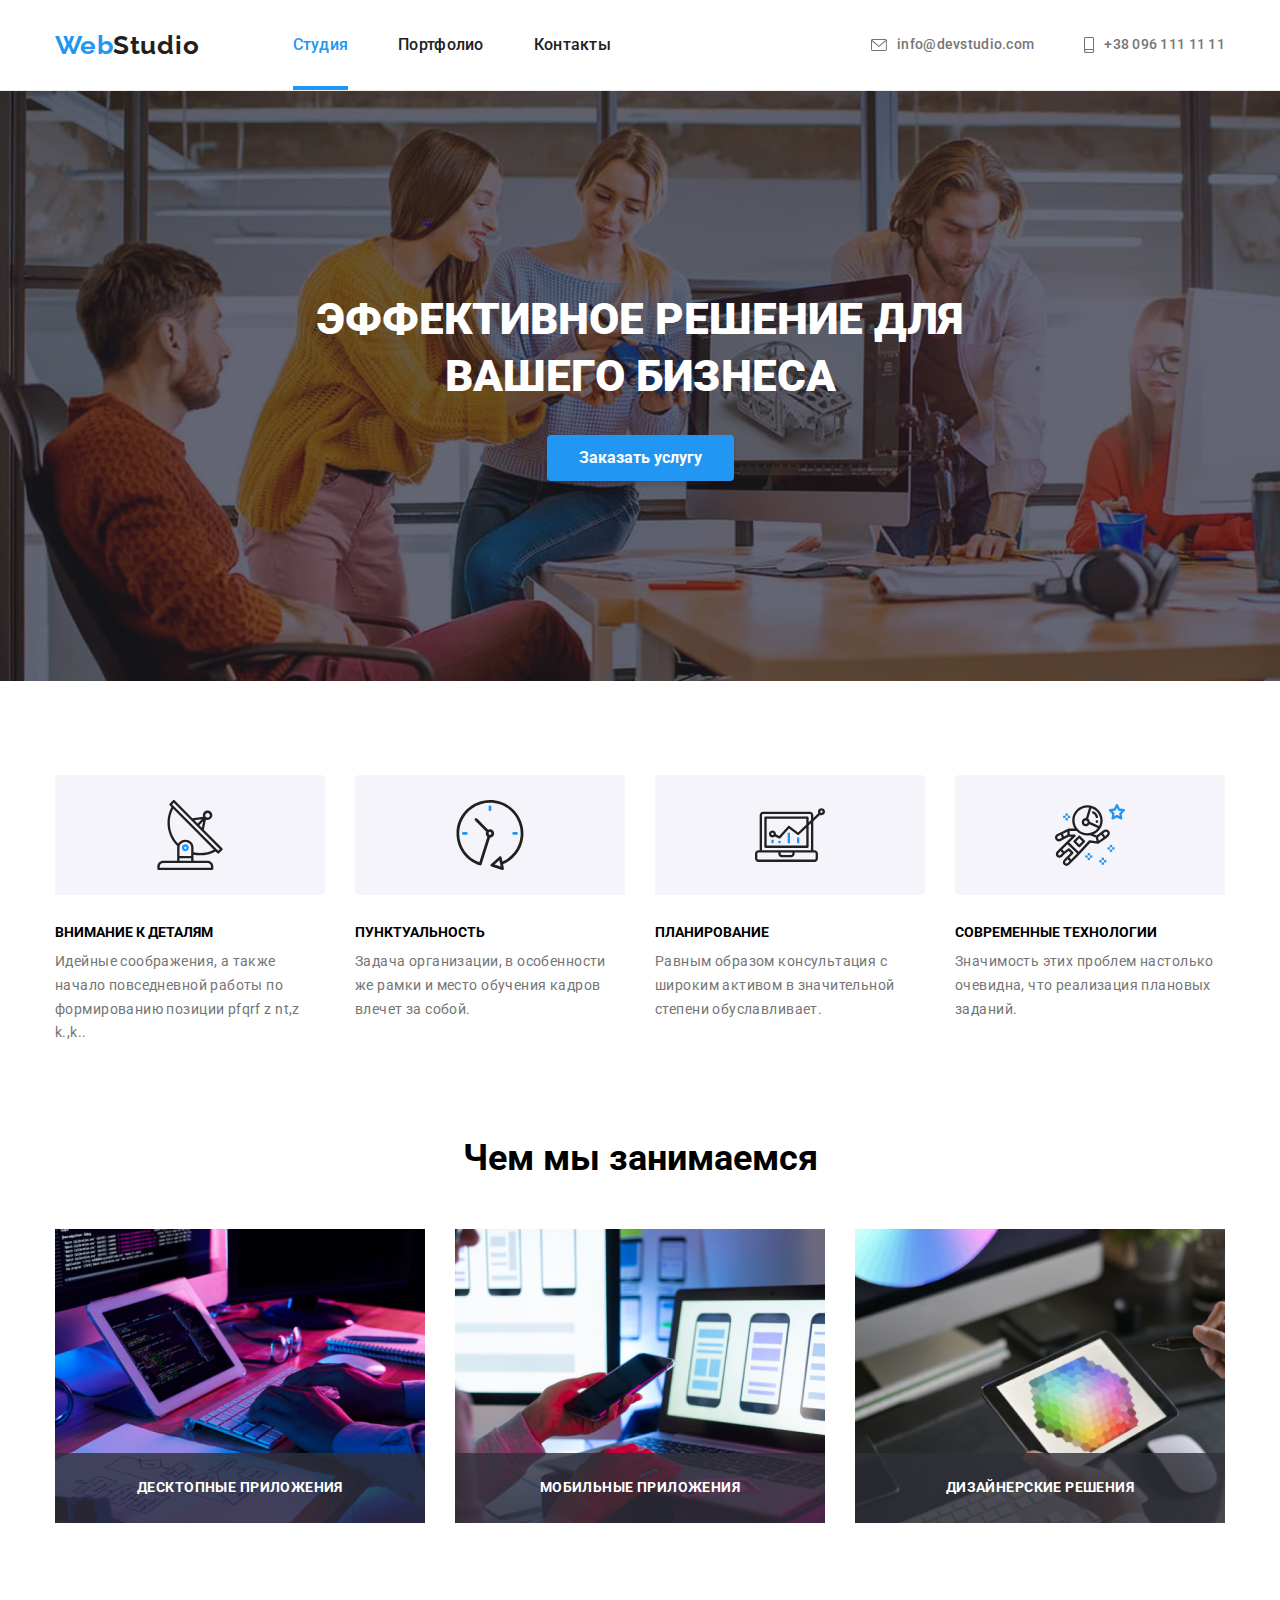
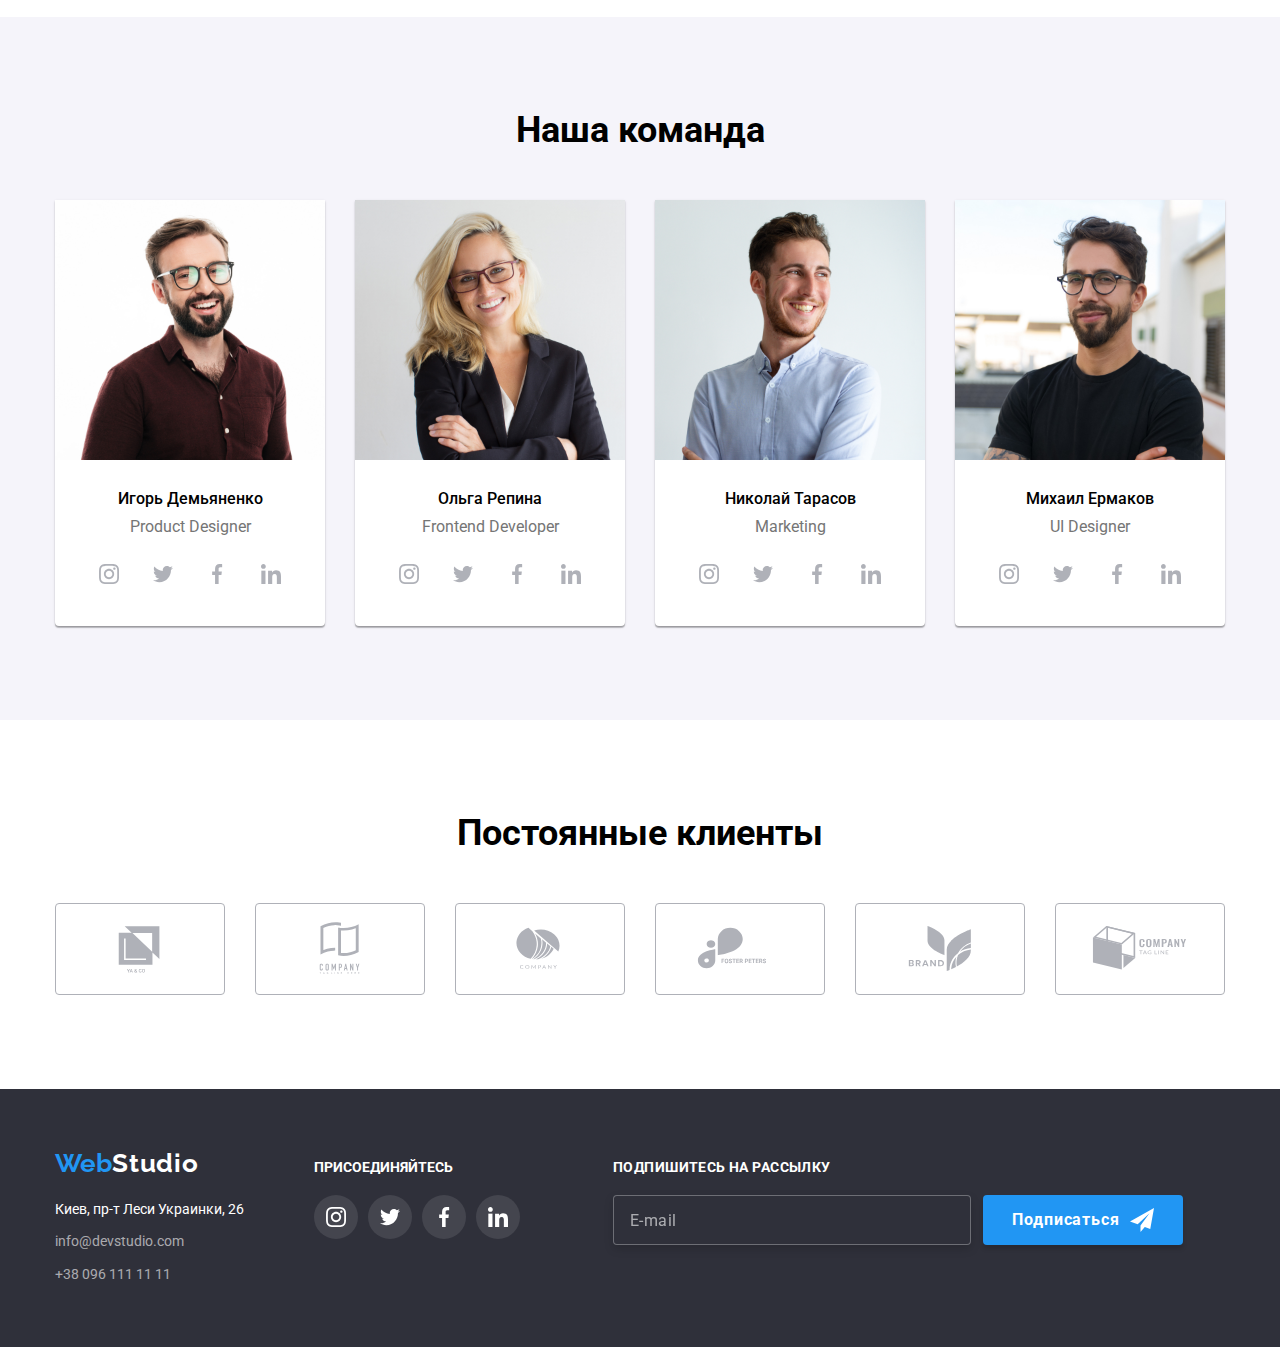
<file: index.html>
<!DOCTYPE html>
<html lang="ru">

<head>
   <meta charset="UTF-8">
   <meta http-equiv="X-UA-Compatible" content="IE=edge">
   <meta name="viewport" content="width=device-width, initial-scale=1.0">
   <title>WebStudio</title>
   <link rel="preconnect" href="https://fonts.googleapis.com">
   <link rel="preconnect" href="https://fonts.gstatic.com" crossorigin>
   <link rel="stylesheet"
      href="https://cdnjs.cloudflare.com/ajax/libs/modern-normalize/1.0.0/modern-normalize.min.css" />
   <link href="https://fonts.googleapis.com/css2?family=Roboto:wght@400;500;700;900&display=swap" rel="stylesheet">
   <link rel="stylesheet" href="https://fonts.googleapis.com/css2?family=Raleway:wght@700&display=swap">
   <link rel="stylesheet" href="./css/style.css">
</head>

<body>
   <header class="header">
      <div class="container">
         <nav class="header__nav-nav">
            <a class="header__logo" href="./index.html">
               <p class="logo-blue">Web<span>Studio</span></p>
            </a>
            <ul class="header__list">
               <li class="header__item">
                  <a class="header__nav active" href="./index.html">Студия</a>
               </li>
               <li class="header__item">
                  <a class="header__nav" href="./portfolio.html">Портфолио</a>
               </li>
               <li class="header__item">
                  <a class="header__nav" href="">Контакты</a>
               </li>
            </ul>
         </nav>
         <ul class="header__contact">
            <li class="header__contact--item">
               <a href="mailto:info@devstudio.com" class="header__contact--elem">
                  <svg class="header__contact--icon" width="16" height="12">
                     <use href="./images/icons.svg/symbol-defs.svg#icon-mail"></use>
                  </svg>
                  info@devstudio.com
               </a>
            </li>
            <li class="header__contact--item">
               <a href="tel:+380961111111" class="header__contact--elem">
                  <svg class="header__contact--icon" width="10" height="16">
                     <use href="./images/icons.svg/symbol-defs.svg#icon-smartphone"></use>
                  </svg>
                  +38 096 111 11 11
               </a>
            </li>
         </ul>
      </div>
   </header>
   <!-- Контент -->
   <main>
      <section class="section-hero">
         <div class="container">
            <h1 class="section-hero__title">ЭФФЕКТИВНОЕ РЕШЕНИЕ ДЛЯ ВАШЕГО БИЗНЕСА</h1>
            <button class="button-title" type="button" data-modal-open>Заказать услугу</button>
         </div>
      </section>
      <section class="advance">
         <div class="container">
            <h2 class="section__title visually-hidden">Преймущества</h2>
            <ul class="advance__list">
               <li class="advance__item">
                  <div class="advance__soc-picture">
                     <svg class="displayed" width="70" height="70">
                        <use href="./images/icons.svg/symbol-defs.svg#icon-antenna"></use>
                     </svg>
                  </div>
                  <h3 class="advance__item--title">ВНИМАНИЕ К ДЕТАЛЯМ</h3>
                  <p class="advance__item--text">Идейные соображения, а также начало повседневной работы по
                     формированию
                     позиции pfqrf z nt,z k.,k..</p>
               </li>
               <li class="advance__item">
                  <div class="advance__soc-picture">
                     <svg class="advance__displayed" width="70" height="70">
                        <use href="./images/icons.svg/symbol-defs.svg#icon-clock"></use>
                     </svg>
                  </div>
                  <h3 class="advance__item--title">ПУНКТУАЛЬНОСТЬ</h3>
                  <p class="advance__item--text">Задача организации, в особенности же рамки и место обучения кадров
                     влечет за собой.</p>
               </li>
               <li class="advance__item">
                  <div class="advance__soc-picture">
                     <svg class="advance__displayed" width="70" height="70">
                        <use href="./images/icons.svg/symbol-defs.svg#icon-diagram"></use>
                     </svg>
                  </div>
                  <h3 class="advance__item--title">ПЛАНИРОВАНИЕ</h3>
                  <p class="advance__item--text">Равным образом консультация с широким активом в значительной степени
                     обуславливает.</p>
               </li>
               <li class="advance__item">
                  <div class="advance__soc-picture">
                     <svg class="advance__displayed" width="70" height="70">
                        <use href="./images/icons.svg/symbol-defs.svg#icon-astronaut"></use>
                     </svg>
                  </div>
                  <h3 class="advance__item--title">СОВРЕМЕННЫЕ ТЕХНОЛОГИИ</h3>
                  <p class="advance__item--text">Значимость этих проблем настолько очевидна, что реализация плановых
                     заданий.</p>
               </li>
            </ul>
         </div>
      </section>

      <!-- Чем занимаемся? -->
      <section class="about">
         <div class="container">
            <h2 class="about__title section__title">Чем мы занимаемся</h2>
            <ul class="about__list">
               <li class="about__item">
                  <div class="about__thumb">
                     <img class="about__img" src="./images/box1.png" alt="Работник пишет код" />
                     <p class="about__label">Десктопные приложения</p>
                  </div>
               </li>
               <li class="about__item">
                  <div class="about__thumb">
                     <img class="about__img" src="./images/box2.png" alt="Работник создает инетрфейс" />
                     <p class="about__label">Мобильные приложения</p>
                  </div>
               </li>
               <li class="about__item">
                  <div class="about__thumb">
                     <img class="about__img" src="./images/box3.png" alt="Работник подбирает цвет" />
                     <p class="about__label">Дизайнерские решения</p>
                  </div>
               </li>
            </ul>
         </div>
      </section>

      <!-- Наша команда -->
      <section class="our-team">
         <div class="container">
            <h2 class="our-team__title section__title">Наша команда</h2>
            <ul class="our-team__list">
               <li class="our-team__item">
                  <img src="./images/img-3.jpg" alt="Фото работника" />
                  <div class="our-team__wrapper">
                     <h3 class="our-team__name">Игорь Демьяненко</h3>
                     <p class="our-team__prof" lang="en">Product Designer</p>
                     <ul class="our-team__soc-list">
                        <li class="our-team__soc-item">
                           <a href="" class="our-team__soc-link">
                              <svg class="our-team__soc" width="20" height="20">
                                 <use href="./images/icons.svg/symbol-defs.svg#icon-instagram"></use>
                              </svg>
                           </a>
                        </li>
                        <li class="our-team__soc-item">
                           <a href="" class="our-team__soc-link">
                              <svg class="our-team__soc" width="20" height="20">
                                 <use href="./images/icons.svg/symbol-defs.svg#icon-twitter"></use>
                              </svg>
                           </a>
                        </li>
                        <li class="our-team__soc-item">
                           <a href="" class="our-team__soc-link">
                              <svg class="our-team__soc" width="20" height="20">
                                 <use href="./images/icons.svg/symbol-defs.svg#icon-facebook"></use>
                              </svg>
                           </a>
                        </li>
                        <li class="our-team__soc-item">
                           <a href="" class="our-team__soc-link">
                              <svg class="our-team__soc" width="20" height="20">
                                 <use href="./images/icons.svg/symbol-defs.svg#icon-linkedin"></use>
                              </svg>
                           </a>
                        </li>
                     </ul>
                  </div>
               </li>
               <li class="our-team__item">
                  <img src="./images/img-2.jpg" alt="Фото работника" />
                  <div class="our-team__wrapper">
                     <h3 class="our-team__name">Ольга Репина</h3>
                     <p class="our-team__prof" lang="en">Frontend Developer</p>
                     <ul class="our-team__soc-list">
                        <li class="our-team__soc-item">
                           <a href="" class="our-team__soc-link">
                              <svg class="our-team__soc" width="20" height="20">
                                 <use href="./images/icons.svg/symbol-defs.svg#icon-instagram"></use>
                              </svg>
                           </a>
                        </li>
                        <li class="our-team__soc-item">
                           <a href="" class="our-team__soc-link">
                              <svg class="our-team__soc" width="20" height="20">
                                 <use href="./images/icons.svg/symbol-defs.svg#icon-twitter"></use>
                              </svg>
                           </a>
                        </li>
                        <li class="our-team__soc-item">
                           <a href="" class="our-team__soc-link">
                              <svg class="our-team__soc" width="20" height="20">
                                 <use href="./images/icons.svg/symbol-defs.svg#icon-facebook"></use>
                              </svg>
                           </a>
                        </li>
                        <li class="our-team__soc-item">
                           <a href="" class="our-team__soc-link">
                              <svg class="our-team__soc" width="20" height="20">
                                 <use href="./images/icons.svg/symbol-defs.svg#icon-linkedin"></use>
                              </svg>
                           </a>
                        </li>
                     </ul>
                  </div>
               </li>
               <li class="our-team__item">
                  <img src="./images/img-1.jpg" alt="Фото работника" />
                  <div class="our-team__wrapper">
                     <h3 class="our-team__name">Николай Тарасов</h3>
                     <p class="our-team__prof" lang="en">Marketing</p>
                     <ul class="our-team__soc-list">
                        <li class="our-team__soc-item">
                           <a href="" class="our-team__soc-link">
                              <svg class="our-team__soc" width="20" height="20">
                                 <use href="./images/icons.svg/symbol-defs.svg#icon-instagram"></use>
                              </svg>
                           </a>
                        </li>
                        <li class="our-team__soc-item">
                           <a href="" class="our-team__soc-link">
                              <svg class="our-team__soc" width="20" height="20">
                                 <use href="./images/icons.svg/symbol-defs.svg#icon-twitter"></use>
                              </svg>
                           </a>
                        </li>
                        <li class="our-team__soc-item">
                           <a href="" class="our-team__soc-link">
                              <svg class="our-team__soc" width="20" height="20">
                                 <use href="./images/icons.svg/symbol-defs.svg#icon-facebook"></use>
                              </svg>
                           </a>
                        </li>
                        <li class="our-team__soc-item">
                           <a href="" class="our-team__soc-link">
                              <svg class="our-team__soc" width="20" height="20">
                                 <use href="./images/icons.svg/symbol-defs.svg#icon-linkedin"></use>
                              </svg>
                           </a>
                        </li>
                     </ul>
                  </div>
               </li>
               <li class="our-team__item">
                  <img src="./images/img.jpg" alt="Фото работника" />
                  <div class="our-team__wrapper">
                     <h3 class="our-team__name">Михаил Ермаков</h3>
                     <p class="our-team__prof">UI Designer</p>
                     <ul class="our-team__soc-list">
                        <li class="our-team__soc-item">
                           <a href="" class="our-team__soc-link">
                              <svg class="our-team__soc" width="20" height="20">
                                 <use href="./images/icons.svg/symbol-defs.svg#icon-instagram"></use>
                              </svg>
                           </a>
                        </li>
                        <li class="our-team__soc-item">
                           <a href="" class="our-team__soc-link">
                              <svg class="our-team__soc" width="20" height="20">
                                 <use href="./images/icons.svg/symbol-defs.svg#icon-twitter"></use>
                              </svg>
                           </a>
                        </li>
                        <li class="our-team__soc-item">
                           <a href="" class="our-team__soc-link">
                              <svg class="our-team__soc" width="20" height="20">
                                 <use href="./images/icons.svg/symbol-defs.svg#icon-facebook"></use>
                              </svg>
                           </a>
                        </li>
                        <li class="our-team__soc-item">
                           <a href="" class="our-team__soc-link">
                              <svg class="our-team__soc" width="20" height="20">
                                 <use href="./images/icons.svg/symbol-defs.svg#icon-linkedin"></use>
                              </svg>
                           </a>
                        </li>
                     </ul>
                  </div>
               </li>
            </ul>
         </div>
      </section>

      <section class="clients">
         <div class="container">
            <h2 class="client__titel">Постоянные клиенты</h2>
            <ul class="clients__list">
               <li class="clients_item">
                  <a href="" class="client__logo-web">
                     <svg class="client__logo" width="106" height="60">
                        <use href="./images/icons.svg/symbol-defs.svg#icon-Logo1"></use>
                     </svg>
                  </a>
               </li>
               <li class="clients_item">
                  <a class="client__logo-web" href="">
                     <svg class="client__logo" width="106" height="60">
                        <use href="./images/icons.svg/symbol-defs.svg#icon-Logo2"></use>
                     </svg>
                  </a>
               </li>
               <li class="clients_item">
                  <a class="client__logo-web" href="">
                     <svg class="client__logo" width="106" height="60">
                        <use href="./images/icons.svg/symbol-defs.svg#icon-Logo3"></use>
                     </svg>
                  </a>
               </li>
               <li class="clients_item">
                  <a class="client__logo-web" href="">
                     <svg class="client__logo" width="106" height="60">
                        <use href="./images/icons.svg/symbol-defs.svg#icon-Logo4"></use>
                     </svg>
                  </a>
               </li>
               <li class="clients_item">
                  <a class="client__logo-web" href="">
                     <svg class="client__logo" width="106" height="60">
                        <use href="./images/icons.svg/symbol-defs.svg#icon-Logo5"></use>
                     </svg>
                  </a>
               </li>
               <li class="clients_item">
                  <a class="client__logo-web" href="">
                     <svg class="client__logo" width="106" height="60">
                        <use href="./images/icons.svg/symbol-defs.svg#icon-Logo6"></use>
                     </svg>
                  </a>
               </li>
            </ul>
         </div>
      </section>
   </main>
   <footer class="footer">
      <div class="container__footer">
         <div class="footer__list-first">
            <a class="footer__link footer__logo" href="">
               <p class="logo-blue-footer">Web<span>Studio</span></p>
            </a>
            <ul class="footer__list">
               <li class="footer__item">
                  <a class="footer__link" target="_blank" href="https://goo.gl/maps/AQihvnjRgW8BU76g7">
                     Киев, пр-т
                     Леси
                     Украинки, 26</a>
               </li>
               <li class="footer__item">
                  <a class="footer__link" href="mailto:info@devstudio.com"><span
                        class="footer__link-nav">info@devstudio.com</span> </a>
               </li>
               <li class="footer__item">
                  <a class="footer__link" href="tel:+380961111111"><span class="footer__link-nav">+38 096 111 11
                        11</span></a>
               </li>
            </ul>
         </div>

         <div class="footer__list-too">
            <p class="footer__join">ПРИСОЕДИНЯЙТЕСЬ</p>
            <ul class="footer__join-list">
               <li class="footer__join-item">
                  <a href="" class="footer__join-soc">
                     <svg class="footer__join-icon" width="20" height="20">
                        <use href="./images/icons.svg/symbol-defs.svg#icon-instagram"></use>
                     </svg>
                  </a>
               </li>
               <li class="footer__join-item">
                  <a href="" class="footer__join-soc">
                     <svg class="footer__join-icon" width="20" height="20">
                        <use href="./images/icons.svg/symbol-defs.svg#icon-twitter"></use>
                     </svg>
                  </a>
               </li>
               <li class="footer__join-item">
                  <a href="" class="footer__join-soc">
                     <svg class="footer__join-icon" width="20" height="20">
                        <use href="./images/icons.svg/symbol-defs.svg#icon-facebook"></use>
                     </svg>
                  </a>
               </li>
               <li class="footer__join-item">
                  <a href="" class="footer__join-soc">
                     <svg class="footer__join-icon" width="20" height="20">
                        <use href="./images/icons.svg/symbol-defs.svg#icon-linkedin"></use>
                     </svg>
                  </a>
               </li>
            </ul>
         </div>
         <form class="form__join-soc">
            <label class="footer__modal-text" for="user-email">
               <span class="footer__tittel-modal">ПОДПИШИТЕСЬ НА РАССЫЛКУ</span>
               <input type="email" class="footer__modal" id="user-email" name="user-email" autocomplete="off"
                  placeholder="E-mail" required />
            </label>
            <label for="button__soc" class="form__submit">
               <button type="submit" id="button__soc" name="button__soc" class="button__join-soc">Подписаться
                  <svg class="footer__soc-icon" width="24" height="24">
                     <use href="./images/icons.svg/symbol-defs.svg#icon-icon-telegram"></use>
                  </svg>
               </button>
            </label>
         </form>
      </div>
   </footer>
   <div class="backdrop is-hidden" data-modal>
      <div class="modal">
         <button type="button" class="modal__button-close" data-modal-close>
            <svg class="backdrop__close-icon" width="11" height="11">
               <use href="./images/icons.svg/symbol-defs.svg#icon-Vector"></use>
            </svg></button>
         <p class="modal__titel">Оставьте свои данные,мы вам перезвоним</p>

         <form class="modal__form">
            <label class="input__modal-text" for="user-name"><span class="modal-text">Имя</span></label>
            <div class="modal__field">
               <input type="text" class="input__modal" name="user-name" id="user-name" required />
               <svg class="input__modal-icon" width="12" height="12">
                  <use href="./images/icons.svg/symbol-defs.svg#icon-person-black-18dp-1"></use>
               </svg>
            </div>
            <label class="input__modal-text" for="user-tel"><span class="modal-text">Телефон</span></label>
            <div class="modal__field">
               <input type="tel" class="input__modal" name="user-tel" id="user-tel" />
               <svg class="input__modal-icon" width="13" height="13">
                  <use href="./images/icons.svg/symbol-defs.svg#icon-phone-black-18dp-1"></use>
               </svg>
            </div>
            <label class="input__modal-text" for="user-email"><span class="modal-text">Почта</span></label>
            <div class="modal__field">
               <input type="email" class="input__modal" name="send-email" required />
               <svg class="input__modal-icon" width="15" height="12">
                  <use href="./images/icons.svg/symbol-defs.svg#icon-mail-black"></use>
               </svg>
            </div>
            <label class="input__modal-text" for="field_textarea"><span class="modal-text">Комментарий</span>
               <textarea name="field_textarea" id="field_textarea" placeholder="Введите текст"></textarea></label>
            <div class="check">
               <input type="checkbox" class="form-input visually-hidden" name="hobby" id="hobby">
               <label class="wrapper_checkbox" for="hobby">
                  <span class="check_block">
                     <svg class="check-icon" width="16" height="15">
                        <use href="./images/icons.svg/symbol-defs.svg#icon-check-vector-icon"></use>
                     </svg>
                  </span>
                  Соглашаюсь с рассылкой и принимаю <span class="check__text"> Условия договора</span></label>
            </div>
            <button type="submit" class="modal__button">Отправить</button>
         </form>
      </div>
   </div>
   <script src="./js/modal.js"></script>
</body>

</html>
</file>
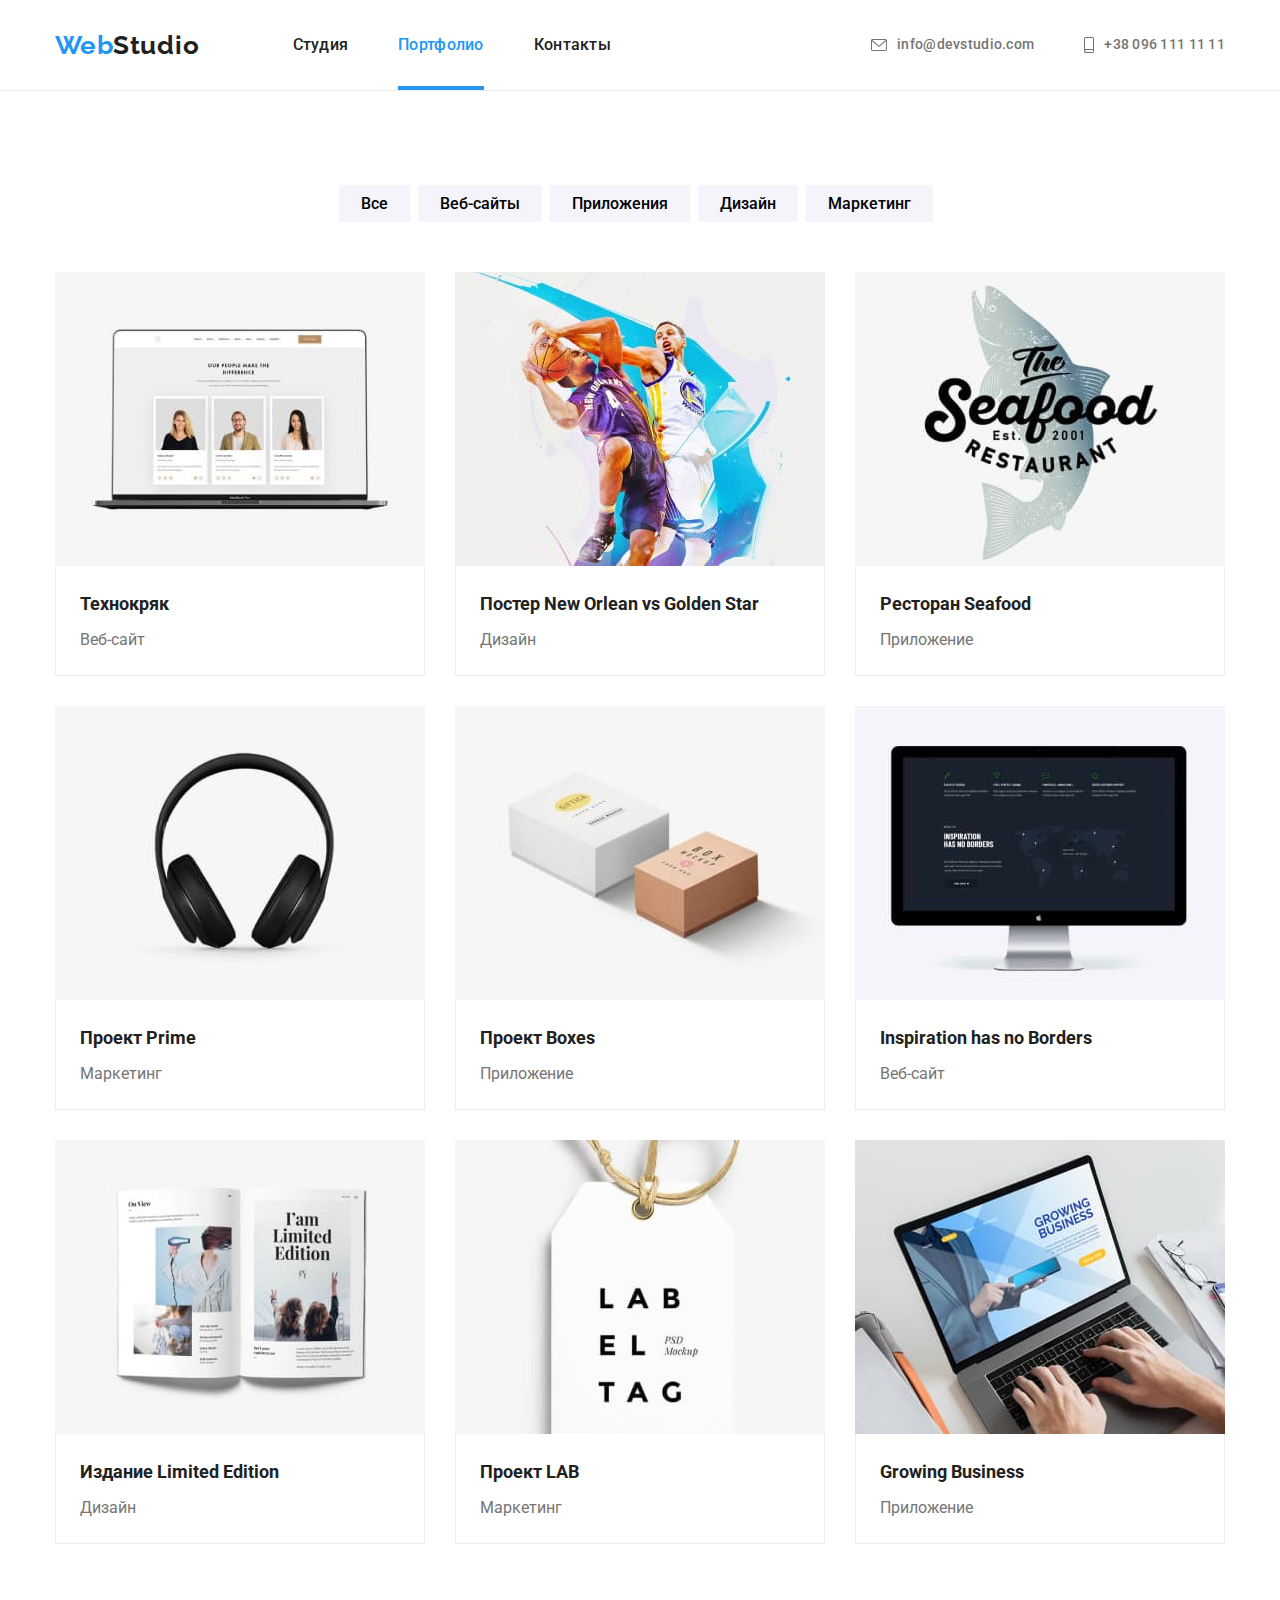
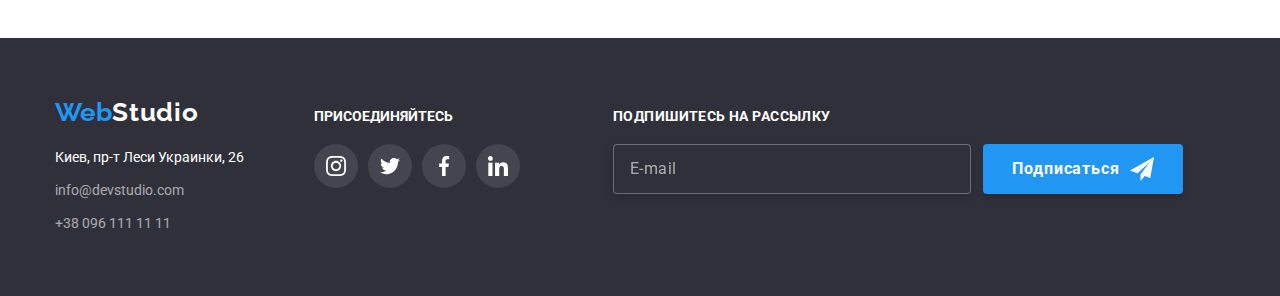
<file: portfolio.html>
<!DOCTYPE html>
<html lang="ru">

<head>
    <meta charset="UTF-8">
    <meta http-equiv="X-UA-Compatible" content="IE=edge">
    <meta name="viewport" content="width=device-width, initial-scale=1.0">
    <title>WebStudio</title>

    <link rel="preconnect" href="https://fonts.googleapis.com">
    <link rel="preconnect" href="https://fonts.gstatic.com" crossorigin>
    <link rel="stylesheet"
        href="https://cdnjs.cloudflare.com/ajax/libs/modern-normalize/1.0.0/modern-normalize.min.css" />
    <link href="https://fonts.googleapis.com/css2?family=Roboto:wght@400;500;700;900&display=swap" rel="stylesheet">
    <link rel="stylesheet" href="https://fonts.googleapis.com/css2?family=Raleway:wght@700&display=swap">
    <link rel="stylesheet" href="./css/style.css">
</head>

<body>
    <header class="header">
        <div class="container">
            <nav class="header__nav-nav">
                <a class="header__logo" href="./index.html">
                    <p class="logo-blue">Web<span>Studio</span></p>
                </a>
                <ul class="header__list">
                    <li class="header__item">
                        <a class="header__nav" href="./index.html">Студия</a>
                    </li>
                    <li class="header__item">
                        <a class="header__nav active" href="./portfolio.html">Портфолио</a>
                    </li>
                    <li class="header__item"><a class="header__nav" href="">Контакты</a></li>
                </ul>
            </nav>
            <ul class="header__contact">
                <li class="header__contact--item">
                    <a href="mailto:info@devstudio.com" class="header__contact--elem">
                        <svg class="header__contact--icon" width="16" height="12">
                            <use href="./images/icons.svg/symbol-defs.svg#icon-mail"></use>
                        </svg>
                        info@devstudio.com
                    </a>
                </li>
                <li class="header__contact--item">
                    <a href=" tel:+380961111111" class="header__contact--elem">
                        <svg class="header__contact--icon" width="10" height="16">
                            <use href="./images/icons.svg/symbol-defs.svg#icon-smartphone"></use>
                        </svg>
                        +38 096 111 11 11
                    </a>
                </li>
            </ul>
        </div>
    </header>
    <!-- Контент -->
    <main>
        <section class="all">
            <div class="container">
                <ul class="button-list">
                    <li class="button-item">
                        <button class="button" type="button">Все</button>
                    </li>
                    <li class="button-item">
                        <button class="button" type="button">Веб-сайты</button>
                    </li>
                    <li class="button-item">
                        <button class="button" type="button">Приложения</button>
                    </li>
                    <li class="button-item">
                        <button class="button" type="button">Дизайн</button>
                    </li>
                    <li class="button-item">
                        <button class="button" type="button">Маркетинг</button>
                    </li>
                </ul>
                <ul class="slider__list">
                    <li class="slider-item">
                        <div class="slider__wrap">
                            <a class="slider__preview" href="">
                                <img src="./images/imgporto1.jpg" alt="Веб-сфйе" />
                                <p class="slider-text">Ресурс предлагает комплексные предложения с разным уровнем
                                    функционала и сервисов. Все
                                    это позволит посетителю получить
                                    исчерпывающие сведения о компании или частном лице.</p>
                        </div>
                        <div class="all-img">
                            <h2 class="slider__item-tittel">Технокряк</h2>
                            <P class="slider__item-text">Веб-сайт</P>
                        </div>
                        </a>
                    </li>
                    <li class="slider-item">
                        <div class="slider__wrap">
                            <a class="slider__preview" href="">
                                <img src="./images/imgporto2.jpg" alt="Дизайн" />
                                <p class="slider-text">Ресурс предлагает комплексные предложения с разным уровнем
                                    функционала и сервисов. Все
                                    это позволит посетителю получить
                                    исчерпывающие сведения о компании или частном лице.</p>
                        </div>
                        <div class="all-img">
                            <h2 class="slider__item-tittel">Постер New Orlean vs Golden Star</h2>
                            <P class="slider__item-text">Дизайн</P>
                        </div>
                        </a>

                    </li>
                    <li class="slider-item">
                        <div class="slider__wrap">
                            <a class="slider__preview" href="">
                                <img src="./images/imgporto3.jpg" alt="Приложение" />
                                <p class="slider-text">Ресурс предлагает комплексные предложения с разным уровнем
                                    функционала и сервисов. Все
                                    это позволит посетителю получить
                                    исчерпывающие сведения о компании или частном лице.</p>
                        </div>
                        <div class="all-img">
                            <h2 class="slider__item-tittel">Ресторан Seafood</h2>
                            <P class="slider__item-text">Приложение</P>
                        </div>
                        </a>

                    </li>
                    <li class="slider-item">
                        <div class="slider__wrap">
                            <a class="slider__preview" href="">
                                <img src="./images/imgporto4.jpg" alt="Маркетинг" />
                                <p class="slider-text">Ресурс предлагает комплексные предложения с разным уровнем
                                    функционала и сервисов. Все
                                    это позволит посетителю получить
                                    исчерпывающие сведения о компании или частном лице.</p>
                        </div>
                        <div class="all-img">
                            <h2 class="slider__item-tittel">Проект Prime</h2>
                            <P class="slider__item-text">Маркетинг</P>
                        </div>
                        </a>

                    </li>
                    <li class="slider-item">
                        <div class="slider__wrap">
                            <a class="slider__preview" href="">
                                <img src="./images/imgporto5.jpg" alt="Приложение" />
                                <p class="slider-text">Ресурс предлагает комплексные предложения с разным уровнем
                                    функционала и сервисов. Все
                                    это позволит посетителю получить
                                    исчерпывающие сведения о компании или частном лице.</p>
                        </div>
                        <div class="all-img">
                            <h2 class="slider__item-tittel">Проект Boxes</h2>
                            <P class="slider__item-text">Приложение</P>
                        </div>
                        </a>

                    </li>
                    <li class="slider-item">
                        <div class="slider__wrap">
                            <a class="slider__preview" href="">
                                <img src="./images/imgporto6.jpg" alt="Веб-сайт" />
                                <p class="slider-text">Ресурс предлагает комплексные предложения с разным уровнем
                                    функционала и сервисов. Все
                                    это позволит посетителю получить
                                    исчерпывающие сведения о компании или частном лице.</p>
                        </div>
                        <div class="all-img">
                            <h2 class="slider__item-tittel">Inspiration has no Borders</h2>
                            <P class="slider__item-text">Веб-сайт</P>
                        </div>
                        </a>

                    </li>
                    <li class="slider-item">
                        <div class="slider__wrap">
                            <a class="slider__preview" href="">
                                <img src="./images/imgporto7.jpg" alt="Дизайн" />
                                <p class="slider-text">Ресурс предлагает комплексные предложения с разным уровнем
                                    функционала и сервисов. Все
                                    это позволит посетителю получить
                                    исчерпывающие сведения о компании или частном лице.</p>
                        </div>
                        <div class="all-img">
                            <h2 class="slider__item-tittel">Издание Limited Edition</h2>
                            <P class="slider__item-text">Дизайн</P>
                        </div>
                        </a>

                    </li>
                    <li class="slider-item">
                        <div class="slider__wrap">
                            <a class="slider__preview" href="">
                                <img src="./images/imgporto8.jpg" alt="Маркетинг" />
                                <p class="slider-text">Ресурс предлагает комплексные предложения с разным уровнем
                                    функционала и сервисов. Все
                                    это позволит посетителю получить
                                    исчерпывающие сведения о компании или частном лице.</p>
                        </div>
                        <div class="all-img">
                            <h2 class="slider__item-tittel">Проект LAB</h2>
                            <P class="slider__item-text">Маркетинг</P>
                        </div>
                        </a>
                    </li>
                    <li class="slider-item">
                        <div class="slider__wrap">
                            <a class="slider__preview" href="">
                                <img src="./images/imgporto9.jpg" alt="Приложение" />
                                <p class="slider-text">Ресурс предлагает комплексные предложения с разным уровнем
                                    функционала и сервисов. Все
                                    это позволит посетителю получить
                                    исчерпывающие сведения о компании или частном лице.</p>
                        </div>
                        <div class="all-img">
                            <h2 class="slider__item-tittel">Growing Business</h2>
                            <P class="slider__item-text">Приложение</P>
                        </div>
                        </a>
                    </li>
            </div>
            </ul>
        </section>
    </main>

    <footer class="footer">
        <div class="container__footer">
            <div class="footer__list-first">
                <a class="footer__link footer__logo" href="">
                    <p class="logo-blue-footer">Web<span>Studio</span></p>
                </a>
                <ul class="footer__list">
                    <li class="footer__item">
                        <a class="footer__link" target="_blank" href="https://goo.gl/maps/AQihvnjRgW8BU76g7">
                            Киев, пр-т
                            Леси
                            Украинки, 26</a>
                    </li>
                    <li class="footer__item">
                        <a class="footer__link" href="mailto:info@devstudio.com"><span
                                class="footer__link-nav">info@devstudio.com</span> </a>
                    </li>
                    <li class="footer__item">
                        <a class="footer__link" href="tel:+380961111111"><span class="footer__link-nav">+38 096 111 11
                                11</span></a>
                    </li>
                </ul>
            </div>

            <div class="footer__list-too">
                <p class="footer__join">ПРИСОЕДИНЯЙТЕСЬ</p>
                <ul class="footer__join-list">
                    <li class="footer__join-item">
                        <a href="" class="footer__join-soc">
                            <svg class="footer__join-icon" width="20" height="20">
                                <use href="./images/icons.svg/symbol-defs.svg#icon-instagram"></use>
                            </svg>
                        </a>
                    </li>
                    <li class="footer__join-item">
                        <a href="" class="footer__join-soc">
                            <svg class="footer__join-icon" width="20" height="20">
                                <use href="./images/icons.svg/symbol-defs.svg#icon-twitter"></use>
                            </svg>
                        </a>
                    </li>
                    <li class="footer__join-item">
                        <a href="" class="footer__join-soc">
                            <svg class="footer__join-icon" width="20" height="20">
                                <use href="./images/icons.svg/symbol-defs.svg#icon-facebook"></use>
                            </svg>
                        </a>
                    </li>
                    <li class="footer__join-item">
                        <a href="" class="footer__join-soc">
                            <svg class="footer__join-icon" width="20" height="20">
                                <use href="./images/icons.svg/symbol-defs.svg#icon-linkedin"></use>
                            </svg>
                        </a>
                    </li>
                </ul>
            </div>
            <form class="form__join-soc">
                <label class="footer__modal-text" for="user-email">
                    <p class="footer__tittel-modal">ПОДПИШИТЕСЬ НА РАССЫЛКУ</p>
                    <input type="email" class="footer__modal" name="user-email" autocomplete="off" placeholder="E-mail"
                        required />
                </label>
                <label for="button__soc" class="form__submit">
                    <button type="submit" name="button__soc" class="button__join-soc">Подписаться
                        <svg class="footer__soc-icon" width="24" height="24">
                            <use href="./images/icons.svg/symbol-defs.svg#icon-icon-telegram"></use>
                        </svg>
                    </button>
                </label>
            </form>
        </div>
    </footer>
</body>

</html>
</file>
<file: css/style.css>
:root {
   --acentColor: #2196f3;
   --mainWhite: #fff;
   --mainBlack: #000;
   --mainBackgroundColor: #e5e5e5;
   --secondaryBackgroundColor: #2f303a;
   --thirdBackgroundColor: #f5f4fa;
   --mainTitleColor: #212121;
   --mainTextColor: #757575;
   --ButtonBeckColor: #188ce8;
   --backgrauntSlider: #eeeeee;
   --backgraundPicture: #f5f4fa;
   --SocPicture: #afb1b8;
   --clientColorLogo: #afb1b8;
   --ModalButton: #188ce8;

   /* Fonts */

   --mainFont: 'Roboto';
   --secondaryFont: 'Raleway';
}

/* RESET Style*/

html {
   margin: 0;
   padding: 0;
}
body {
   font-family: var(--mainFont), var(--secondaryFont), sans-serif;
   font-weight: 400;
   margin: 0;
   padding: 0;
}

a {
   text-decoration: none;
}
p,
h1,
h2,
h3,
h4,
h5,
h6 {
   margin: 0;
}
button {
   cursor: pointer;
}

ul {
   text-decoration: none;
   list-style: none;
   margin: 0;
   padding: 0;
}

ul li {
   list-style-type: none;
   margin: 0;
   padding: 0;
}
h3 {
   font-weight: 500;
   font-size: 16px;
}
p {
   font-weight: 400;
}

img {
   display: block;
   max-width: 100%;
}

.all {
   padding: 94px 0;
}

.container {
   width: 1200px;
   padding: 0 15px;
   margin: 0 auto;
}

.button-item {
   margin-right: 8px;
}

li.button-item:last-child {
   margin-right: 0;
}

.visually-hidden {
   position: absolute;
   width: 1px;
   height: 1px;
   margin: -1px;
   padding: 0;
   overflow: hidden;
   border: 0;
   clip: rect(0 0 0 0);
}

/* header  */

.header__nav {
   color: var(--mainTitleColor);
   font-weight: 500;
   font-size: 16px;
   line-height: 1.6;
   margin-top: 32px;
   margin-bottom: 28px;
   display: block;
   border-bottom: 4px solid #fff;
   transition: color 250ms cubic-bezier(0.4, 0, 0.2, 1);
}

.header__nav.active {
   color: var(--acentColor);
   border-bottom: 4px solid #2196f3;
   padding-bottom: 28px;
   margin-bottom: 0px;
}

.header__nav::after:hover,
.header__nav::after:focus {
   border-bottom: 4px solid #2196f3;
}

.header__nav:hover,
.header__nav:focus {
   color: var(--acentColor);
}

.header {
   font-weight: 500;
   font-size: 14px;
   line-height: 1.1;
   letter-spacing: 0.02em;
   border-bottom: 1px solid #ececec;
}

.header__logo span {
   color: var(--mainTitleColor);
   letter-spacing: 0.03em;
   font-family: var(--secondaryFont);
   font-weight: 700;
   font-size: 26px;
   line-height: 1.1;
}

.logo-blue {
   color: var(--acentColor);
   font-family: var(--secondaryFont);
   font-weight: 700;
   font-size: 26px;
   line-height: 1.1;
}

.header__list {
   display: flex;
   align-items: center;
}

.header .container {
   display: flex;
   align-items: center;
}

.header__nav-nav {
   display: flex;
}

.header__item {
   margin-right: 50px;
}

li.header__item:last-child {
   margin-right: 0;
}

.header__logo {
   margin-right: 93px;
   display: flex;
   align-items: center;
}

.header__contact {
   display: flex;
   align-items: center;
   margin-left: auto;
   color: var(--mainTextColor);
}

.header__contact--elem:hover,
.header__contact--elem:focus {
   color: var(--acentColor);
}

.header__contact--elem:hover .header__contact--icon {
   fill: var(--acentColor);
}

.header__contact--elem {
   display: flex;
   color: var(--mainTextColor);
   transition: color 250ms cubic-bezier(0.4, 0, 0.2, 1);
}

.header__contact--item {
   display: flex;
   align-items: center;
   position: relative;
}

.header__contact--icon {
   fill: var(--mainTextColor);
   display: block;
   margin: auto;
   margin-right: 10px;
   transition: fill 250ms cubic-bezier(0.4, 0, 0.2, 1);
}

.header__contact--item:last-child {
   margin-left: 50px;
}

/* Section Hero */

.section-hero {
   text-align: center;
   padding: 200px 0 200px;
   background-image: linear-gradient(rgba(47, 48, 58, 0.4), rgba(47, 48, 58, 0.4)), url(../images/herotitel.jpg);
   background-size: cover;
   max-width: 1600px;
   margin: 0 auto;
}

.section-hero__title {
   color: var(--mainWhite);
   margin: 0 auto 30px;
   font-size: 44px;
   line-height: 1.3;
   font-weight: 900;
   max-width: 696px;
   background-position: center top;
}

.button-title {
   color: var(--mainWhite);
   font-weight: 700;
   font-size: 16px;
   line-height: 1.6;
   background-position: center top;
   background: var(--acentColor);
   box-shadow: 0px 4px 4px rgba(0, 0, 0, 0.15);
   border-radius: 4px;
   font-family: inherit;
   padding: 10px 32px;
   appearance: none;
   border: none;
   transition: background-color 250ms cubic-bezier(0.4, 0, 0.2, 1);
}
.button-title:hover,
.button-title:focus {
   color: var(--mainWhite);
   background: var(--ButtonBeckColor);
}

/* Section advance */

.advance {
   padding: 94px 0 50px;
}

.advance__soc-picture {
   display: flex;
   align-items: center;
   justify-content: center;
   background-color: var(--backgraundPicture);
   border-radius: 4px;
   width: 270px;
   height: 120px;
   margin-right: 30px;
   margin-bottom: 30px;
}

.advance__soc-picture:last-child {
   margin-right: 0px;
}

.advance__displayed {
   margin: auto;
}

.advance__list {
   padding-left: 0%;
   margin: 0 -15px;
   display: flex;
   flex-direction: row;
   flex-wrap: wrap;
}

.advance__item {
   width: calc(25% - 30px);
   margin: 0 15px 0;
   list-style: none;
}

.advance__item--title {
   padding-top: 94px;
   padding: 0;
   margin-bottom: 10px;
   font-family: var(--mainFont);
   font-weight: 700;
   font-size: 14px;
   line-height: 1.1;
}

.advance__item--text {
   font-weight: 400;
   font-size: 14px;
   line-height: 1.7;
   color: var(--mainTextColor);
   box-sizing: border-box;
   max-width: 270px;
   letter-spacing: 0.03em;
}

.section__title {
   margin-bottom: 50px;
   font-weight: 700;
   font-size: 36px;
   line-height: 1.1;
   text-align: center;
}
/* Section about */

.about {
   padding: 44px 0 94px;
}

.about__list {
   display: flex;
   flex-wrap: wrap;
   align-items: flex-start;
   margin: 0 -15px 0;
}

.about__item {
   width: calc((100% / 3) - 30px);
   margin: 0 15px;
}

.about__thumb {
   position: relative;
}

.about__thumb > .about__label {
   position: absolute;
   top: 224px;
   right: 0;
   margin: 0;
   padding: 27px 0px;

   font-family: var(--mainFont);
   font-weight: 700;
   font-size: 14px;
   font-style: normal;
   line-height: 1.1;
   text-align: center;
   letter-spacing: 0.03em;
   text-transform: uppercase;
   background: rgba(47, 48, 58, 0.8);
   color: #fff;
   display: block;
   width: 370px;
   height: 70px;
}

/* Section our-team */

.our-team {
   font-weight: 500;
   background: var(--thirdBackgroundColor);
   font-size: 16px;
   line-height: 1.1;
   padding: 94px 0 94px;
}
.our-team__list {
   display: flex;
   margin: 0 -15px;
}

.our-team__soc-list {
   display: flex;
   justify-content: center;
}

.our-team__soc-item + .our-team__soc-item {
   margin-left: 10px;
}

.our-team__soc {
   fill: var(--SocPicture);
   transition: fill 250ms cubic-bezier(0.4, 0, 0.2, 1);
}

.our-team__soc-link:hover {
   background-color: var(--acentColor);
}

.our-team__soc-link:hover .our-team__soc {
   fill: var(--mainWhite);
}

.our-team__soc-link {
   width: 44px;
   height: 44px;
   border-radius: 50%;
   display: flex;
   justify-content: center;
   align-items: center;
   transition: background-color 250ms cubic-bezier(0.4, 0, 0.2, 1);
}

.our-team__prof {
   color: var(--mainTextColor);
   margin-top: 10px;
   margin-bottom: 16px;
}

.our-team__wrapper {
   padding-top: 30px;
   padding-bottom: 30px;
}

.our-team__item {
   width: calc(25% - 30px);
   display: block;
   text-align: center;
   background: var(--mainWhite);
   box-shadow: 0px 1px 3px rgba(0, 0, 0, 0.12), 0px 1px 1px rgba(0, 0, 0, 0.14), 0px 2px 1px rgba(0, 0, 0, 0.2);
   border-radius: 0px 0px 4px 4px;
   margin: 0 15px 0;
}

/*clients*/

.clients {
   padding: 94px 0 94px;
}

.client__titel {
   font-family: var(--mainFont);
   font-weight: 700;
   font-size: 36px;
   line-height: 1.1;
   text-align: center;
   margin-bottom: 50px;
}

.clients_item:last-child {
   margin-right: 0px;
}

.client__logo-web:hover,
.client__logo-web:focus {
   border-color: var(--acentColor);
}

.client__logo-web:focus .client__logo {
   fill: var(--acentColor);
}

.client__logo-web:hover .client__logo {
   fill: var(--acentColor);
}

.client__logo-web {
   width: 170px;
   height: 92px;
   display: flex;
   align-items: center;
   justify-content: center;
   transition: border 250ms cubic-bezier(0.4, 0, 0.2, 1);
   border: 1px solid #afb1b8;
   border-radius: 4px;
}

.clients_item {
   margin-right: 30px;
}

.client__logo {
   fill: var(--clientColorLogo);
   transition: fill 250ms cubic-bezier(0.4, 0, 0.2, 1);
}

.clients__list {
   display: flex;
   justify-content: center;
}

/* Footer */

.footer {
   background: var(--secondaryBackgroundColor);
   color: var(--mainWhite);
   background-position: center top;
   padding: 60px 0;
}

.footer__item {
   margin-top: 9px;
}

.footer__logo {
   display: block;
   color: var(--mainWhite);
   font-size: 26px;
   line-height: 1.1;
   width: 100%;
   max-width: 1200px;
}

.logo-blue-footer {
   color: var(--acentColor);
   font-family: var(--secondaryFont);
   font-weight: 700;
   font-size: 26px;
   line-height: 1.1;
}

.footer__logo span {
   color: #fff;
   letter-spacing: 0.03em;
   font-family: var(--secondaryFont);
   font-weight: 700;
   font-size: 26px;
   line-height: 1.1;
}

.logo-blue {
   color: var(--acentColor);
   font-family: var(--secondaryFont);
   font-weight: 700;
   font-size: 26px;
   line-height: 1.1;
}
.footer__link {
   font-style: normal;
   color: var(--mainWhite);
   font-weight: 400;
   font-size: 14px;
   line-height: 1.7;
   margin-bottom: 20px;
   transition: color 250ms cubic-bezier(0.4, 0, 0.2, 1);
}
.footer__link:hover,
.footer__link:focus {
   color: var(--acentColor);
}

.footer__link-nav {
   color: rgba(255, 255, 255, 0.6);
   transition-property: color;
   transition-duration: 250ms;
   transition-timing-function: cubic-bezier(0.4, 0, 0.2, 1);
}

.footer__link-nav:hover,
.footer__link-nav:focus {
   color: var(--acentColor);
}

.footer__list-too {
   margin-left: 70px;
}

.footer__link:not(:first-child) {
   margin-top: 20px;
}

li.footer__item:first-child {
   margin-top: 0;
}

.footer__join {
   font-weight: 700;
   font-size: 14px;
   line-height: 1.1;
   margin-bottom: 20px;
}

.footer__list-too {
   display: flex-center;
}

.footer__join-icon {
   fill: var(--mainWhite);
}

.footer__join-list {
   display: flex;
}

.footer__soc-icon {
   margin-left: 10px;
   fill: var(--mainWhite);
}

.footer__join-item {
   margin-right: 10px;
}

.footer__join-item:last-child {
   margin-right: 0px;
}

.footer__modal {
   width: 358px;
   height: 50px;
   border: 1px solid rgba(255, 255, 255, 0.3);
   filter: drop-shadow(0px 4px 4px rgba(0, 0, 0, 0.15));
   border-radius: 4px;
   appearance: none;
   box-shadow: none;
   outline: none;
   background-color: var(--secondaryBackgroundColor);
   letter-spacing: 0.03em;
   color: rgba(255, 255, 255, 0.6);
   padding-left: 16px;
}

.footer__tittel-modal {
   font-size: 14px;
   line-height: 1.1;
   font-weight: 700;
   letter-spacing: 0.03em;
   text-transform: uppercase;
   color: var(--mainWhite);
   margin-bottom: 20px;
   display: block;
}

.button__join-soc {
   width: 200px;
   height: 50px;
   background-color: var(--acentColor);
   box-shadow: 0px 4px 4px rgba(0, 0, 0, 0.15);
   border-radius: 4px;
   border: none;
   color: var(--mainWhite);
   font-family: var(--mainFont);
   font-weight: 700;
   font-size: 16px;
   line-height: 1.8;
   letter-spacing: 0.06em;
   display: flex;
   align-items: center;
   justify-content: center;
   margin-left: 12px;
   transition: background-color 250ms cubic-bezier(0.4, 0, 0.2, 1);
}

.button__join-soc:hover,
.button__join-soc:focus {
   background-color: var(--ModalButton);
}

.form__join-soc {
   display: flex;
   align-items: flex-end;
   flex-wrap: wrap;
   flex-direction: row;
   margin-left: 93px;
}

.form__join-soc label {
   display: block;
   margin: 0;
}

input::placeholder {
   color: rgba(255, 255, 255, 0.6);
   font-size: 16px;
   line-height: 1.2;
}

.container__footer {
   width: 1200px;
   padding: 0 15px;
   margin: 0 auto;
   display: flex;
   flex-wrap: wrap;
   flex-direction: row;
   align-items: baseline;
}

.footer__join-soc {
   width: 44px;
   height: 44px;
   border-radius: 50%;
   display: flex;
   justify-content: center;
   align-items: center;
   background: rgba(255, 255, 255, 0.1);
   transition: background-color 250ms cubic-bezier(0.4, 0, 0.2, 1);
}
.footer__join-soc:hover,
.footer__join-soc:focus {
   background-color: var(--acentColor);
}

/*backdrop*/

.backdrop {
   position: fixed;
   top: 0;
   width: 100%;
   height: 100%;
   display: flex;
   align-items: center;
   justify-content: center;
   transition: transform 250ms cubic-bezier(0.4, 0, 0.2, 1), opacity 250ms cubic-bezier(0.4, 0, 0.2, 1), visibility 250ms;
   transform: scale(1);
   opacity: 1;
   background-color: rgba(0, 0, 0, 0.2);
}

.modal {
   position: absolute;
   width: 528px;
   min-height: 581px;
   background-color: #ffffff;
   box-shadow: 0px 1px 3px rgba(0, 0, 0, 0.12), 0px 1px 1px rgba(0, 0, 0, 0.14), 0px 2px 1px rgba(0, 0, 0, 0.2);
   border-radius: 4px;
   padding: 40px;
}

.modal__button-close {
   position: absolute;
   top: 10px;
   right: 10px;
   width: 30px;
   height: 30px;
   border-radius: 50%;
   border: 1px solid rgba(0, 0, 0, 0.1);
   background-color: var(--mainWhite);
   display: flex;
   align-items: center;
   justify-content: center;
   transition: transform 250ms cubic-bezier(0.4, 0, 0.2, 1), opacity 250ms cubic-bezier(0.4, 0, 0.2, 1);
}

.backdrop__close-icon {
   transition: fill 250ms cubic-bezier(0.4, 0, 0.2, 1);
}

.backdrop__close-icon:hover,
.backdrop__close-icon:focus {
   fill: var(--acentColor);
}

.modal__button-close:hover .backdrop__close-icon {
   fill: var(--acentColor);
}

.input__modal-icon {
   position: relative;
   bottom: 28px;
   left: 15px;
   transition: fill 250ms cubic-bezier(0.4, 0, 0.2, 1);
}

.input__modal {
   width: 448px;
   height: 40px;
   border: 1px solid rgba(33, 33, 33, 0.2);
   border-radius: 4px;
   padding-left: 42px;
   cursor: pointer;
   appearance: none;
   box-shadow: none;
   outline: none;
   transition: border 250ms cubic-bezier(0.4, 0, 0.2, 1);
}

.input__modal:hover,
.input__modal:focus {
   border: 1px solid #2196f3;
}

.input__modal:hover + .input__modal-icon,
.input__modal:focus + .input__modal-icon {
   fill: var(--acentColor);
}

.modal__titel {
   font-weight: 700;
   font-size: 20px;
   line-height: 1.2;
   color: var(--mainTitleColor);
   text-align: center;
   margin-bottom: 12px;
}

.modal__form textarea {
   font-family: var(--mainFont);
   font-weight: 400;
   font-size: 14px;
   line-height: 1.1;
   padding: 16px 12px;
   resize: none;
   width: 100%;
   height: 120px;
   overflow-y: auto;
   appearance: none;
   box-shadow: none;
   outline: none;
   border: 1px solid rgba(33, 33, 33, 0.2);
   border-radius: 4px;
   transition: border 250ms cubic-bezier(0.4, 0, 0.2, 1);
}
.modal__form textarea:hover,
.modal__form textarea:focus {
   border: 1px solid #2196f3;
}

.modal__field {
   width: 448px;
   height: 40px;
   margin-bottom: 10px;
}

textarea::placeholder {
   color: rgba(117, 117, 117, 0.5);
}

.input__modal-text:first-child {
   margin-top: 12px;
}

.input__modal-text {
   display: flex;
   flex-direction: column;
   line-height: 1.1;
   font-size: 12px;
   color: var(--mainTextColor);
}
.modal-text {
   margin-bottom: 4px;
}

.check {
   display: flex;
   align-items: center;
   justify-content: center;
   margin-top: 20px;
}

.wrapper_checkbox {
   display: flex;
   justify-content: center;
   align-items: center;
   color: var(--mainTextColor);
   font-size: 14px;
   line-height: 1.7;
   margin-left: 10px;
   cursor: pointer;
}

.wrapper_checkbox .check_block {
   width: 16px;
   height: 15px;
   border: 2px solid var(--mainTitleColor);
   border-radius: 3px;
   cursor: pointer;
   margin-right: 9px;
   color: var(--mainTextColor);
}

.form-input:checked + .wrapper_checkbox .check_block {
   background-color: var(--acentColor);
   border: transparent;
}

.form-input:focus + .wrapper_checkbox .check_block {
   border-color: var(--acentColor);
}

.form-input:checked + .wrapper_checkbox .check-icon {
   fill: var(--mainWhite);
}

.check__text {
   color: var(--acentColor);
   text-decoration: underline;
   margin-left: 5px;
}

.check-icon {
   fill: transparent;
}

.checkbox:checked + .wrapper_checkbox .check-icon {
   fill: var(--mainWhite);
}

.is-hidden {
   opacity: 0;
   pointer-events: none;
   visibility: hidden;
   transition: transform 250ms cubic-bezier(0.4, 0, 0.2, 1), opacity 250ms cubic-bezier(0.4, 0, 0.2, 1), visibility 250ms;
   transform: scale(0);
}

.modal__button {
   width: 200px;
   height: 50px;
   background-color: var(--acentColor);
   box-shadow: 0px 4px 4px rgba(0, 0, 0, 0.15);
   border-radius: 4px;
   border: none;
   color: var(--mainWhite);
   font-weight: 700;
   font-size: 16px;
   line-height: 1.6;
   display: block;
   margin: 30px auto 0 auto;
   transition: background-color 250ms cubic-bezier(0.4, 0, 0.2, 1);
}

.modal__button:hover,
.modal__button:focus {
   background-color: var(--ModalButton);
}

/*portfolio*/

.slider__list {
   display: flex;
   flex-wrap: wrap;
   margin: -15px;
}

.all-img {
   background-color: var(--mainWhite);
   border-left: 1px solid #eeeeee;
   border-right: 1px solid #eeeeee;
   border-bottom: 1px solid #eeeeee;
   padding: 20px 24px 20px 24px;
}

.slider__item-tittel {
   margin-bottom: 4px;
}

.slider-item {
   width: calc((100% / 3) - 30px);
   display: block;
   background-color: var(--mainWhite);
   margin: 15px;
   transition: box-shadow 250ms cubic-bezier(0.4, 0, 0.2, 1);
}

.slider__wrap {
   position: relative;
   overflow: hidden;
}

.slider-text {
   position: absolute;
   top: 0;
   background-color: rgba(33, 150, 243, 0.9);
   color: var(--mainWhite);
   font-size: 18px;
   line-height: 1.5;
   padding: 40px;
   height: 100%;
   transform: translateY(100%);
   transition: transform 250ms cubic-bezier(0.4, 0, 0.2, 1);
}

.slider-item:hover .slider-text {
   transform: translateY(0%);
}

.slider-item:hover,
.slider-item:focus {
   box-shadow: 0px 1px 1px rgba(0, 0, 0, 0.12), 0px 4px 4px rgba(0, 0, 0, 0.06), 1px 4px 6px rgba(0, 0, 0, 0.16);
}

.slider__item-tittel {
   font-weight: 700;
   font-size: 18px;
   line-height: 2;
}
.slider__preview {
   background: var(--mainWhite);
   transition-property: color;
   transition-duration: 250ms;
   transition-timing-function: cubic-bezier(0.4, 0, 0.2, 1);
}

.slider__item-text {
   color: var(--mainTextColor);
   font-weight: 400;
   font-size: 16px;
   line-height: 1.8;
}

.slider__preview {
   color: var(--mainTitleColor);
   display: block;
}

.button {
   font-weight: 500;
   font-size: 16px;
   line-height: 1.6;
   background: var(--thirdBackgroundColor);
   font-family: inherit;
   padding-top: 6px;
   padding-bottom: 6px;
   padding-left: 22px;
   padding-right: 22px;
   border: none;
   transition-property: background-color, color, box-shadow;
   transition-duration: 250ms;
   transition-timing-function: cubic-bezier(0.4, 0, 0.2, 1);
}

.button:hover,
.button:focus {
   color: var(--mainWhite);
   background: var(--acentColor);
   box-shadow: 0px 3px 1px rgba(0, 0, 0, 0.1), 0px 1px 2px rgba(0, 0, 0, 0.08), 0px 2px 2px rgba(0, 0, 0, 0.12);
   border-radius: 4px;
}

.button-list {
   display: flex;
   justify-content: center;
   margin-bottom: 50px;
}
.button-list:not(:last-child) {
   margin-right: 8px;
}
</file>
